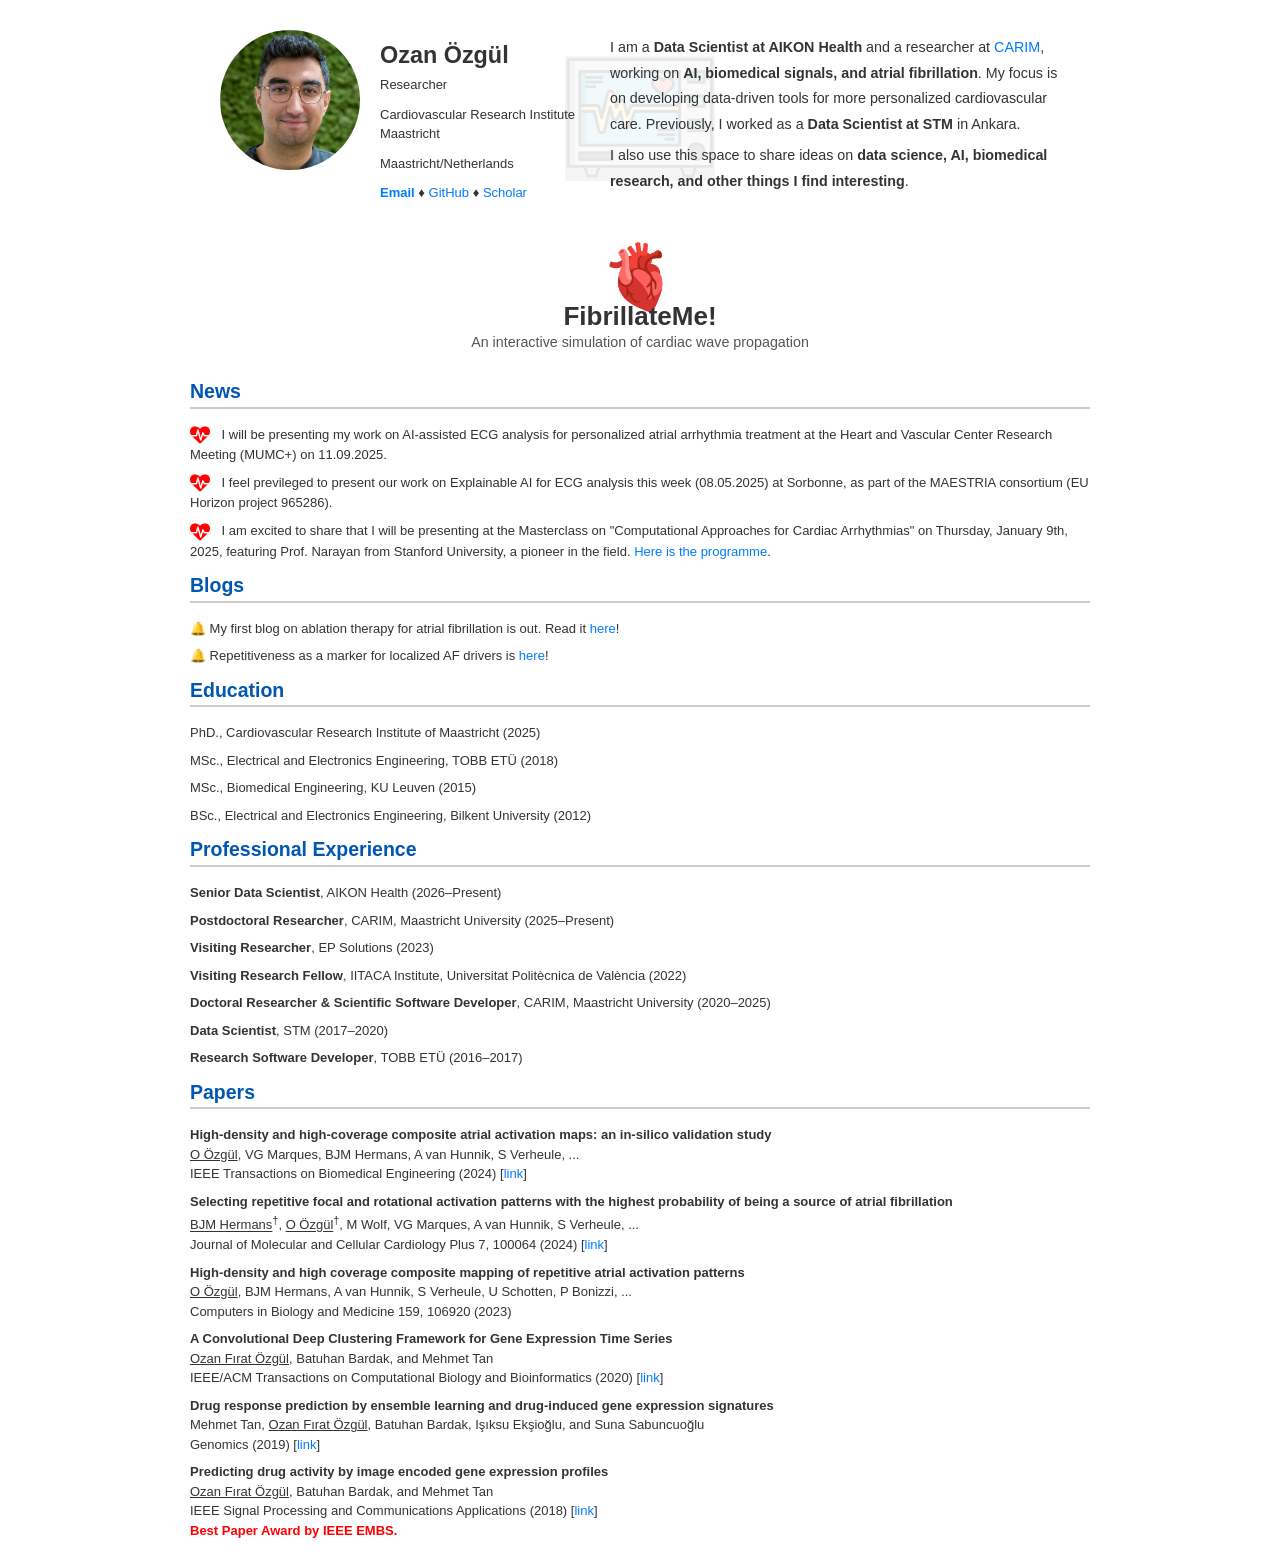
<file: index.html>
<!DOCTYPE html>
<html lang="en">
<head>
    <meta charset="utf-8">
    <meta name="viewport" content="width=device-width, initial-scale=1">
    <title>Ozan Özgül</title>
    <link rel="shortcut icon" href="/favicon.ico" type="image/x-icon">
    <link rel="icon" href="/favicon.png" type="image/png">
    <link href="style.css" type="text/css" rel="stylesheet">
    <link rel="stylesheet" href="https://cdnjs.cloudflare.com/ajax/libs/font-awesome/4.7.0/css/font-awesome.min.css">

    <!-- Cache Control Meta Tags -->
    <meta http-equiv='cache-control' content='no-cache'>
    <meta http-equiv='expires' content='0'>
    <meta http-equiv='pragma' content='no-cache'>

    <style>
        body {
            font-family: Arial, sans-serif;
            line-height: 1.6;
            margin: 0;
            padding: 0;
            color: #333;
            background-color: #fff;
        }

        .container {
            width: 90%;
            max-width: 900px;
            margin: auto;
            overflow: hidden;
            padding: 10px 15px;
            position: relative;
        }

        header {
            display: flex;
            align-items: flex-start;
            justify-content: space-between;
            margin-bottom: 15px;
            border-radius: 8px;
            padding: 20px;
            background: url('9340015.png') no-repeat center center;
            background-size: 150px;
            background-blend-mode: lighten;
            background-color: rgba(255, 255, 255, 0.9);
            position: relative;
        }

        .profile_pic img {
            border-radius: 50%;
            width: 140px;
            height: 140px;
            object-fit: cover;
            margin-right: 20px;
        }

        .intro-left {
            display: flex;
            flex-direction: column;
            align-items: flex-start;
            flex: 1;
        }

        h1 {
            color: #333;
            font-size: 1.8em;
            margin-bottom: 5px;
        }

        p {
            margin: 5px 0;
        }

        a {
            color: #007bff;
            text-decoration: none;
        }

        a:hover {
            text-decoration: underline;
        }

        .intro-right {
            flex: 2;
            font-size: 1.1em;
            line-height: 1.8;
        }

        .sections h2 {
            color: #0056b3;
            border-bottom: 2px solid #ccc;
            padding-bottom: 5px;
            margin-top: 15px;
        }

        ul.bullet {
            list-style-type: none;
            padding-left: 0;
        }

        ul.bullet li {
            margin-bottom: 8px;
        }

        .news-icon {
            font-size: 20px;
            color: #ff0000;
            vertical-align: middle;
            margin-right: 8px;
        }

        .via {
            font-weight: bold;
        }

        /* Separator Styling */
        hr.section-divider {
            border: none;
            height: 5px;
            background-color: #007bff;
            margin: 20px 0;
        }
        

        /* Responsive Design for Smaller Screens */
        @media (max-width: 768px) {
            header {
                flex-direction: column;
                text-align: center;
            }

            .profile_pic img {
                width: 120px;
                height: 120px;
                margin-right: 0;
                margin-bottom: 15px;
            }

            .intro-left {
                text-align: center;
            }

            .intro-right {
                text-align: center;
                margin-top: 15px;
            }
        }
    </style>
</head>

<body>
<div class="container">
<header>
    <div class="profile_pic">
        <img src="1669374366018.jpeg" alt="Ozan Fırat Özgül Photo">
    </div>
    <div class="intro-left">
        <h1>Ozan Özgül</h1>
        <p>Researcher</p>
        <p>Cardiovascular Research Institute Maastricht</p>
        <p>Maastricht/Netherlands</p>
        <p>
            <a href="mailto:ozanfiratozgul@gmail.com"><span class="via">Email</span></a> ♦ 
            <a href="https://github.com/ozanfiratozgul">GitHub</a> ♦ 
            <a href="https://scholar.google.com/citations?user=QaXNAK4AAAAJ&hl=en&oi=ao">Scholar</a>
        </p>
    </div>
    <div class="intro-right">
        <p>
            I am a <strong>Data Scientist at AIKON Health</strong> and a researcher at
            <a href="https://www.carimmaastricht.nl/" target="_blank" rel="noopener">CARIM</a>,
            working on <strong>AI, biomedical signals, and atrial fibrillation</strong>.
            My focus is on developing data-driven tools for more personalized cardiovascular care.
            Previously, I worked as a <strong>Data Scientist at STM</strong> in Ankara.
        </p>
        
        <p>
            I also use this space to share ideas on <strong>data science, AI, biomedical research,
            and other things I find interesting</strong>.
        </p>
    </div>
</header>

<div class="sections">

    <div style="text-align: center; margin: 40px 0 30px 0;">
      <a href="excitable_cells.html" target="_blank" rel="noopener" style="text-decoration: none;">
        <div style="font-size: 64px; color: crimson; animation: pulse 1.5s infinite; margin-bottom: 20px;">
          🫀
        </div>
        <div style="font-size: 2em; color: #333; font-weight: bold;">
          FibrillateMe!
        </div>
        <div style="font-size: 1.1em; color: #555; margin-top: 6px;">
          An interactive simulation of cardiac wave propagation
        </div>
      </a>
    </div>
    
    <style>
    @keyframes pulse {
      0% { transform: scale(1); }
      50% { transform: scale(1.20); }
      100% { transform: scale(1); }
    }
    </style>

    
    <style>
    @keyframes pulse {
      0% { transform: scale(1); }
      50% { transform: scale(1.1); }
      100% { transform: scale(1); }
    }
    </style>

    
    <h2 id="news"><strong>News</strong></h2>

    <ul class="bullet">
         <li>
            <i class="fa fa-heartbeat news-icon" aria-hidden="true"></i>
            I will be presenting my work on AI-assisted ECG analysis for personalized atrial arrhythmia treatment at the Heart and Vascular Center Research Meeting (MUMC+) on 11.09.2025.  </li>
        <li>
            <i class="fa fa-heartbeat news-icon" aria-hidden="true"></i>
            I feel previleged to present our work on Explainable AI for ECG analysis this week (08.05.2025) at Sorbonne, as part of the MAESTRIA consortium (EU Horizon project 965286).        </li>
        <li>
            <i class="fa fa-heartbeat news-icon" aria-hidden="true"></i>
            I am excited to share that I will be presenting at the Masterclass on "Computational Approaches for Cardiac Arrhythmias" on Thursday, January 9th, 2025, featuring 
            Prof. Narayan from Stanford University, a pioneer in the field. 
            <a href="masterclassAmsterdamUMC.png" target="_blank" rel="noopener">Here is the programme</a>.
        </li>
        
    </ul>

    <h2 id="blogs"><strong>Blogs</strong></h2>
    <ul class="bullet">
        <li>
            🔔 My first blog on ablation therapy for atrial fibrillation is out. Read it 
            <a href="https://personalizeaf.net/a-better-target/" target="_blank" rel="noopener">here</a>!
        </li>
        <li>
            🔔 Repetitiveness as a marker for localized AF drivers is 
            <a href="https://personalizeaf.net/localized-af-drivers/" target="_blank" rel="noopener">here</a>!
        </li>

        <!--

        <li>
            🔔 Read my blog on 
            <a href="panpsychism_blog.html">Panpsychism: A Curious Perspective on Consciousness</a>. 
            A thought from my early dive into the philosophy of science.
        </li>
    </ul>
-->


    <h2 id="education"><strong>Education</strong></h2>
    <ul class="bullet">
        <li>PhD., Cardiovascular Research Institute of Maastricht (2025)</li>
        <li>MSc., Electrical and Electronics Engineering, TOBB ET&Uuml; (2018)</li>
        <li>MSc., Biomedical Engineering, KU Leuven (2015)</li>
        <li>BSc., Electrical and Electronics Engineering, Bilkent University (2012)</li>
    </ul>
    
    <h2 id="experience"><strong>Professional Experience</strong></h2>
    
    <ul class="bullet">
        <li><strong>Senior Data Scientist</strong>, AIKON Health (2026–Present)</li>
        <li><strong>Postdoctoral Researcher</strong>, CARIM, Maastricht University (2025–Present)</li>
        <li><strong>Visiting Researcher</strong>, EP Solutions (2023)</li>
        <li><strong>Visiting Research Fellow</strong>, IITACA Institute, Universitat Politècnica de València (2022)</li>
        <li><strong>Doctoral Researcher &amp; Scientific Software Developer</strong>, CARIM, Maastricht University (2020–2025)</li>
        <li><strong>Data Scientist</strong>, STM (2017–2020)</li>
        <li><strong>Research Software Developer</strong>, TOBB ETÜ (2016–2017)</li>
    </ul>

    <h2 id="papers"><strong>Papers</strong></h2>
    <ul class="bullet">
        <li><strong>High-density and high-coverage composite atrial activation maps: an in-silico validation study</strong><br />
        <u>O Özgül</u>, VG Marques, BJM Hermans, A van Hunnik, S Verheule, ...<br />
        IEEE Transactions on Biomedical Engineering (2024) [<a href="https://ieeexplore.ieee.org/abstract/document/10623671" target="_self">link</a>]</li>

        <li><strong>Selecting repetitive focal and rotational activation patterns with the highest probability of being a source of atrial fibrillation</strong><br />
        <u>BJM Hermans</u><sup>†</sup>, <u>O Özgül</u><sup>†</sup>, M Wolf, VG Marques, A van Hunnik, S Verheule, ...<br />
        Journal of Molecular and Cellular Cardiology Plus 7, 100064 (2024) [<a href="https://www.sciencedirect.com/science/article/pii/S2772976124000047" target="_self">link</a>]</li>

        <li><strong>High-density and high coverage composite mapping of repetitive atrial activation patterns</strong><br />
        <u>O Özgül</u>, BJM Hermans, A van Hunnik, S Verheule, U Schotten, P Bonizzi, ...<br />
        Computers in Biology and Medicine 159, 106920 (2023)</li>

        <li><strong>A Convolutional Deep Clustering Framework for Gene Expression Time Series</strong><br />
        <u>Ozan Fırat &Ouml;zg&uuml;l</u>, Batuhan Bardak, and Mehmet Tan<br />
        IEEE/ACM Transactions on Computational Biology and Bioinformatics (2020) [<a href="https://ieeexplore.ieee.org/abstract/document/9075435" target="_self">link</a>]</li>

        <li><strong>Drug response prediction by ensemble learning and drug-induced gene expression signatures</strong><br />
        Mehmet Tan, <u>Ozan Fırat &Ouml;zg&uuml;l</u>, Batuhan Bardak, Işıksu Ekşioğlu, and Suna Sabuncuoğlu<br />
        Genomics (2019) [<a href="https://www.sciencedirect.com/science/article/pii/S0888754318302416" target="_self">link</a>]</li>

        <li><strong>Predicting drug activity by image encoded gene expression profiles</strong><br />
        <u>Ozan Fırat &Ouml;zg&uuml;l</u>, Batuhan Bardak, and Mehmet Tan<br />
        IEEE Signal Processing and Communications Applications (2018) [<a href="https://ieeexplore.ieee.org/abstract/document/8404799" target="_self">link</a>]<br />
        <strong style="color: red;"> Best Paper Award by IEEE EMBS.</strong></li>
    </ul>


</div>
</div>
</body>
</html>
</file>
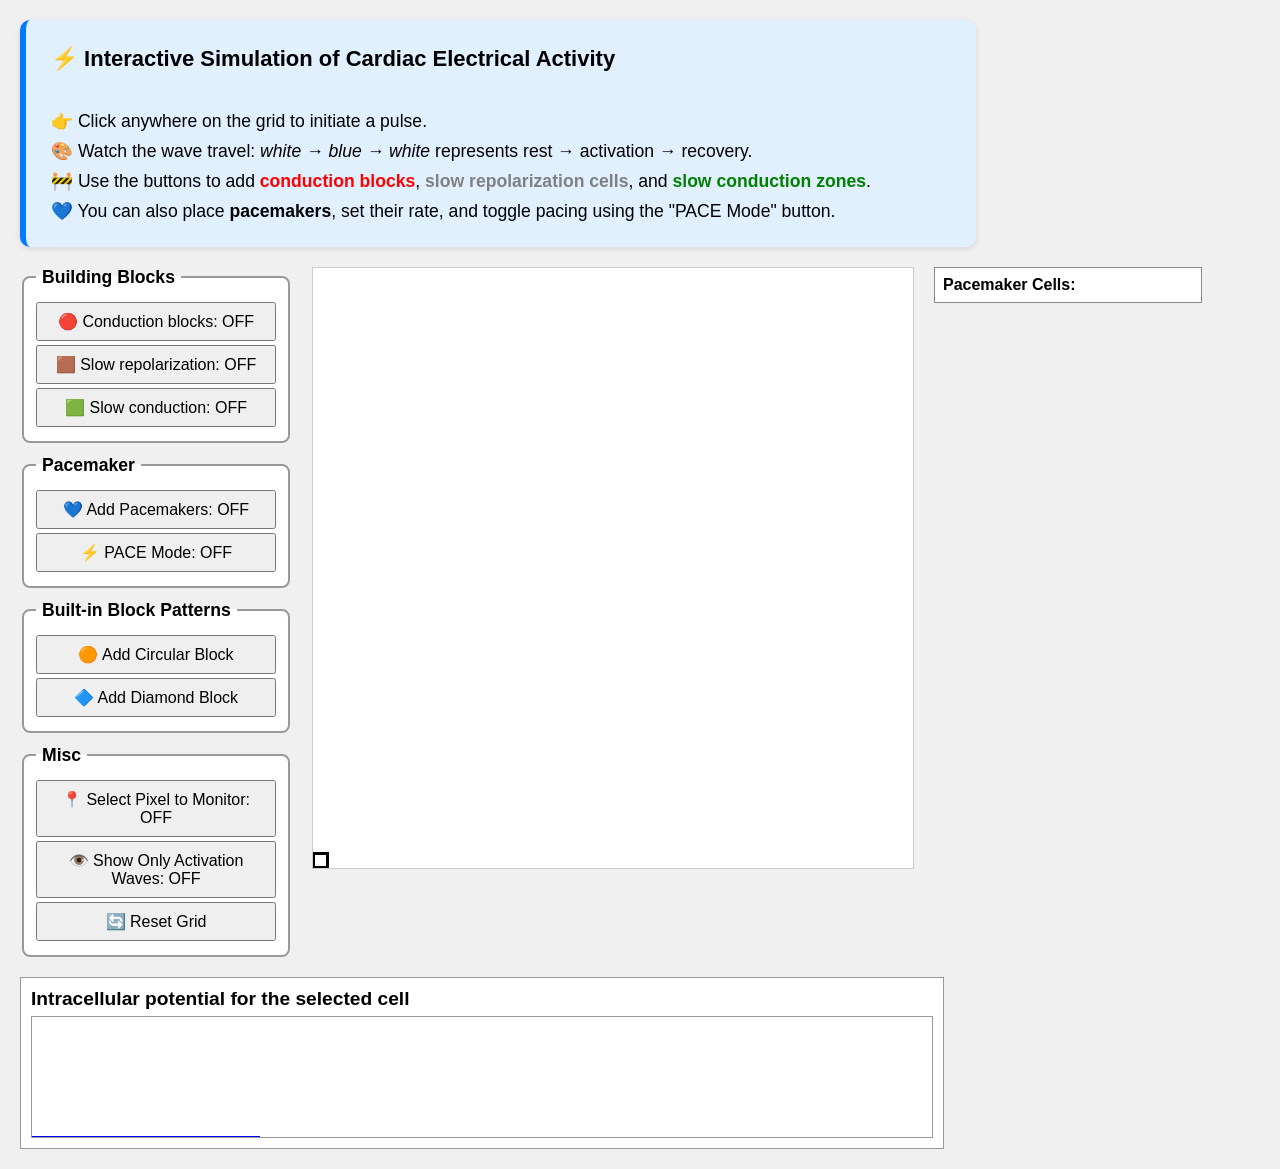
<file: excitable_cells.html>
<!DOCTYPE html>
<html lang="en">
<head>
  <meta charset="UTF-8" />
  <title>Excitable Grid with All Features</title>
  <style>
    body {
      margin: 0;
      padding: 20px;
      font-family: sans-serif;
      background: #f0f0f0;
    }
    #mainContainer {
      display: flex;
      flex-direction: row;
      align-items: flex-start;
    }
    #controls {
      margin-right: 20px;
      display: flex;
      flex-direction: column;
      align-items: flex-start;
      gap: 12px;
    }
    fieldset {
      border: 2px solid #999;
      border-radius: 8px;
      padding: 10px 12px;
      background: #fff;
      width: 240px;
    }
    fieldset legend {
      font-weight: bold;
      font-size: 1.1em;
      padding: 0 6px;
    }
    fieldset button {
      padding: 8px 16px;
      margin: 4px 0;
      font-size: 16px;
      width: 100%;
      display: block;
    }
    #content {
      display: flex;
      flex-direction: row;
      align-items: flex-start;
    }
    canvas {
      border: 1px solid #ccc;
      cursor: crosshair;
    }
    #pacemakerList {
      margin-left: 20px;
      border: 1px solid #888;
      padding: 8px;
      background: #fff;
      max-height: 600px;
      overflow-y: auto;
      width: 250px;
    }
    .pacemaker-entry {
      display: flex;
      justify-content: space-between;
      margin-bottom: 4px;
      align-items: center;
    }
    .pacemaker-entry span {
      margin-right: 8px;
      font-size: 14px;
    }
    .small-btn {
      font-size: 12px;
      padding: 2px 6px;
      margin-left: 2px;
    }
  </style>
</head>
<body>



<div style="margin-bottom: 20px; padding: 20px 25px; background: #e0f0ff; border-left: 6px solid #007bff; max-width: 900px; font-size: 1.1em; line-height: 1.7; border-radius: 10px; box-shadow: 0 2px 6px rgba(0,0,0,0.1);">
  <strong style="font-size: 1.25em;">⚡ Interactive Simulation of Cardiac Electrical Activity</strong><br><br>
  👉 Click anywhere on the grid to initiate a pulse.<br>
  🎨 Watch the wave travel: <em>white → blue → white</em> represents rest → activation → recovery.<br>
  🚧 Use the buttons to add <span style="color: red;"><strong>conduction blocks</strong></span>, <span style="color: gray;"><strong>slow repolarization cells</strong></span>, and <span style="color: green;"><strong>slow conduction zones</strong></span>.<br>
  💙 You can also place <strong>pacemakers</strong>, set their rate, and toggle pacing using the "PACE Mode" button.
</div>
  

<div id="mainContainer">
  <div id="controls">
    <fieldset>
      <legend>Building Blocks</legend>
      <button id="barrierToggle">🔴 Add Barriers: OFF</button>
      <button id="repolarToggle">🟫 Add Slow-Repolarization: OFF</button>
      <button id="slowConductionToggle">🟩 Add Slow-Conduction: OFF</button>
    </fieldset>

    <fieldset>
      <legend>Pacemaker</legend>
      <button id="pacemakerToggle">💙 Add Pacemakers: OFF</button>
      <button id="paceModeToggle">⚡ PACE Mode: OFF</button>
    </fieldset>

    <fieldset>
      <legend>Built-in Block Patterns</legend>
      <button id="circleBlockButton">🟠 Add Circular Block</button>
      <button id="diamondBlockButton">🔷 Add Diamond Block</button>
    </fieldset>

    <fieldset>
      <legend>Misc</legend>
      <button id="selectPixelButton">📍 Select Pixel to Monitor: OFF</button>
      <button id="visibilityToggle">👁️ Show Only Activation Waves: OFF</button>
      <button id="resetButton">🔄 Reset Grid</button>
    </fieldset>
  </div>

  <div id="content">
    <canvas id="simCanvas" width="600" height="600"></canvas>
    <div id="pacemakerList">
      <strong>Pacemaker Cells:</strong>
      <div id="pacemakerEntries"></div>
    </div>
  </div>
</div>

<div style="background: white; padding: 10px; margin-top: 20px; width: fit-content; border: 1px solid #999;">
  <div id="signalTitle" style="font-weight: bold; font-size: 1.2em; margin-bottom: 6px;">
    Intracellular potential for the selected cell
  </div>
  <canvas id="signalCanvas" width="900" height="120" style="border: 1px solid #999; display: block;"></canvas>
</div>

  <script>
    const canvas = document.getElementById('simCanvas');
    const ctx = canvas.getContext('2d');
    const size = 15;
    const rows = canvas.height / size;
    const cols = canvas.width / size;
    const stepDelay = 40;
    const slowDelay = stepDelay + 70;
    const fadeDurationDefault = 400;
    const fadeDurationSlow = 1200;

    let barrierMode = false, repolarMode = false, pacemakerMode = false, slowConductionMode = false, paceActive = false;
    let isMouseDown = false, paintAction = null;
    let hideObstacles = false;
    let selectPixelMode = false;
    let selectedPixel = { row: rows - 1, col: 0 };

    const barrierToggle = document.getElementById('barrierToggle');
    const repolarToggle = document.getElementById('repolarToggle');
    const slowConductionToggle = document.getElementById('slowConductionToggle');
    const pacemakerToggle = document.getElementById('pacemakerToggle');
    const paceModeToggle = document.getElementById('paceModeToggle');
    const visibilityToggle = document.getElementById('visibilityToggle');
    const selectPixelButton = document.getElementById('selectPixelButton');
    const pacemakerEntries = document.getElementById('pacemakerEntries');
    const resetButton = document.getElementById('resetButton');
    const circleBlockButton = document.getElementById('circleBlockButton');
    const diamondBlockButton = document.getElementById('diamondBlockButton');

    let grid = Array.from({ length: rows }, () =>
      Array.from({ length: cols }, () => ({
        value: 0, time: 0,
        barrier: false,
        repolarizeSlow: false,
        pacemaker: false,
        slowConduction: false,
        paceRate: 60,
        lastPaceTime: performance.now()
      }))
    );

    barrierToggle.onclick = () => { barrierMode = !barrierMode; repolarMode = pacemakerMode = slowConductionMode = false; updateButtons(); };
    repolarToggle.onclick = () => { repolarMode = !repolarMode; barrierMode = pacemakerMode = slowConductionMode = false; updateButtons(); };
    slowConductionToggle.onclick = () => { slowConductionMode = !slowConductionMode; barrierMode = repolarMode = pacemakerMode = false; updateButtons(); };
    pacemakerToggle.onclick = () => { pacemakerMode = !pacemakerMode; barrierMode = repolarMode = slowConductionMode = false; updateButtons(); };
    paceModeToggle.onclick = () => { paceActive = !paceActive; updateButtons(); };
    visibilityToggle.onclick = () => {
      hideObstacles = !hideObstacles;
      visibilityToggle.textContent = hideObstacles
        ? "👁️ Show Only Activation Waves: ON"
        : "👁️ Show Only Activation Waves: OFF";
    };
    selectPixelButton.onclick = () => {
      selectPixelMode = !selectPixelMode;
      selectPixelButton.textContent = selectPixelMode
        ? "📍 Select Pixel to Monitor: ON"
        : "📍 Select Pixel to Monitor: OFF";
    };

    circleBlockButton.onclick = () => {
    const centerX = Math.floor(cols / 2);
    const centerY = Math.floor(rows / 2);
    const radius = Math.floor(Math.min(cols, rows) / 2) - 2;

    for (let r = 0; r < rows; r++) {
      for (let c = 0; c < cols; c++) {
        const dist = Math.sqrt((c - centerX) ** 2 + (r - centerY) ** 2);
        if (dist >= radius - 1 && dist <= radius + 1) {
          grid[r][c].barrier = true;
          grid[r][c].repolarizeSlow = false;
          grid[r][c].slowConduction = false;
          grid[r][c].pacemaker = false;
        }
      }
    }
  };

  diamondBlockButton.onclick = () => {
    const centerX = Math.floor(cols / 2);
    const centerY = Math.floor(rows / 2);
    const maxDist = Math.floor((Math.min(cols, rows) / 2)) - 2;

    for (let r = 0; r < rows; r++) {
      for (let c = 0; c < cols; c++) {
        const manhattan = Math.abs(r - centerY) + Math.abs(c - centerX);
        if (manhattan >= maxDist - 1 && manhattan <= maxDist + 1) {
          grid[r][c].barrier = true;
          grid[r][c].repolarizeSlow = false;
          grid[r][c].slowConduction = false;
          grid[r][c].pacemaker = false;
        }
      }
    }
  };




    function updateButtons() {
      barrierToggle.textContent = barrierMode ? "🔴 Conduction blocks: ON" : "🔴 Conduction blocks: OFF";
      repolarToggle.textContent = repolarMode ? "🟫 Slow repolarization: ON" : "🟫 Slow repolarization: OFF";
      slowConductionToggle.textContent = slowConductionMode ? "🟩 Slow conduction: ON" : "🟩 Slow conduction: OFF";
      pacemakerToggle.textContent = pacemakerMode ? "💙 Add Pacemakers: ON" : "💙 Add Pacemakers: OFF";
      paceModeToggle.textContent = paceActive ? "⚡ PACE Mode: ON" : "⚡ PACE Mode: OFF";
    }

    canvas.addEventListener('mousedown', (e) => {
      const { row, col } = getMousePos(e);
      if (selectPixelMode) {
        selectedPixel = { row, col };
        selectPixelMode = false;
        selectPixelButton.textContent = "📍 Select Pixel to Monitor: OFF";
        return;
      }
      isMouseDown = true;
      const cell = grid[row][col];
      if (barrierMode) paintAction = cell.barrier ? "remove" : "add";
      else if (repolarMode) paintAction = cell.repolarizeSlow ? "remove" : "add";
      else if (slowConductionMode) paintAction = cell.slowConduction ? "remove" : "add";
      else if (pacemakerMode) paintAction = cell.pacemaker ? "remove" : "add";
      paintCell(row, col, paintAction);
    });

    canvas.addEventListener('mousemove', (e) => {
      if (!isMouseDown) return;
      const { row, col } = getMousePos(e);
      paintCell(row, col, paintAction);
    });
    window.addEventListener('mouseup', () => {
      isMouseDown = false;
      paintAction = null;
    });

    function getMousePos(e) {
      const rect = canvas.getBoundingClientRect();
      const x = e.clientX - rect.left;
      const y = e.clientY - rect.top;
      return { col: Math.floor(x / size), row: Math.floor(y / size) };
    }

    function paintCell(row, col, overrideAction = null) {
      if (col < 0 || col >= cols || row < 0 || row >= rows) return;
      const cell = grid[row][col];
      if (barrierMode) {
        const action = overrideAction || (cell.barrier ? "remove" : "add");
        cell.barrier = (action === "add");
        if (cell.barrier) cell.repolarizeSlow = cell.pacemaker = cell.slowConduction = false;
      } else if (repolarMode) {
        const action = overrideAction || (cell.repolarizeSlow ? "remove" : "add");
        cell.repolarizeSlow = (action === "add");
        if (cell.repolarizeSlow) cell.barrier = cell.pacemaker = cell.slowConduction = false;
      } else if (slowConductionMode) {
        const action = overrideAction || (cell.slowConduction ? "remove" : "add");
        cell.slowConduction = (action === "add");
        if (cell.slowConduction) cell.barrier = cell.repolarizeSlow = cell.pacemaker = false;
      } else if (pacemakerMode) {
        const action = overrideAction || (cell.pacemaker ? "remove" : "add");
        cell.pacemaker = (action === "add");
        if (cell.pacemaker) {
          cell.barrier = cell.repolarizeSlow = cell.slowConduction = false;
          cell.paceRate = 60;
          cell.lastPaceTime = performance.now();
        }
        updatePacemakerList();
      } else if (cell.value <= 0.2 && !cell.barrier) {
        startWave(row, col);
      }
    }

    function startWave(startRow, startCol) {
      const queue = [[startRow, startCol]];
      const nextWaves = new Map();

      function addToWave(delay, r, c) {
        if (!nextWaves.has(delay)) nextWaves.set(delay, []);
        nextWaves.get(delay).push([r, c]);
      }

      function propagateWave() {
        if (queue.length === 0 && nextWaves.size === 0) return;
        const current = queue.splice(0);
        for (const [r, c] of current) {
          const cell = grid[r][c];
          if (cell.barrier || cell.value > 0.2) continue;
          cell.value = 1;
          cell.time = performance.now();
          for (let dr = -1; dr <= 1; dr++) {
            for (let dc = -1; dc <= 1; dc++) {
              if (dr === 0 && dc === 0) continue;
              const nr = r + dr, nc = c + dc;
              if (nr < 0 || nr >= rows || nc < 0 || nc >= cols) continue;
              const neighbor = grid[nr][nc];
              if (neighbor.barrier || neighbor.value > 0.2) continue;
              const distance = Math.sqrt(dr * dr + dc * dc);
              const delay = Math.round((neighbor.slowConduction ? slowDelay * 1.5 : stepDelay) * distance);
              addToWave(delay, nr, nc);
            }
          }
        }
        for (const [delay, list] of nextWaves) {
          setTimeout(() => {
            queue.push(...list);
            propagateWave();
          }, delay);
        }
        nextWaves.clear();
      }

      propagateWave();
    }

    function update() {
      const now = performance.now();
      for (let r = 0; r < rows; r++) {
        for (let c = 0; c < cols; c++) {
          const cell = grid[r][c];
          if (cell.value > 0) {
            const duration = cell.repolarizeSlow ? fadeDurationSlow : fadeDurationDefault;
            const elapsed = now - cell.time;
            if (elapsed > duration) cell.value = 0;
            else cell.value = Math.max(0, 1 - elapsed / duration);
          }
          if (paceActive && cell.pacemaker && now - cell.lastPaceTime >= 1000 * 60 / cell.paceRate) {
            startWave(r, c);
            cell.lastPaceTime = now;
          }
        }
      }
    }

    function draw() {
      ctx.clearRect(0, 0, canvas.width, canvas.height);
      for (let r = 0; r < rows; r++) {
        for (let c = 0; c < cols; c++) {
          const cell = grid[r][c];
          if (cell.repolarizeSlow && !hideObstacles) ctx.fillStyle = "gray";
          else if (cell.barrier && !hideObstacles) ctx.fillStyle = "red";
          else if (cell.slowConduction && !hideObstacles) ctx.fillStyle = "green";
          else {
            const val = Math.floor((1 - cell.value) * 255);
            ctx.fillStyle = `rgb(${val},${val},255)`;
          }
          // ctx.fillRect(c * size + 0.5, r * size + 0.5, size - 1, size - 1);
          ctx.fillRect(c * size, r * size, size, size);
          if (cell.pacemaker) {
            ctx.strokeStyle = "blue";
            ctx.lineWidth = 2;
            ctx.strokeRect(c * size + 0.5, r * size + 0.5, size - 2, size - 2);
          }
        }
      }

      // Highlight selected pixel
      ctx.strokeStyle = "black";
      ctx.lineWidth = 3;
      ctx.strokeRect(
        selectedPixel.col * size + 0.5,
        selectedPixel.row * size + 0.5,
        size - 1,
        size - 1
      );
    }

    function updatePacemakerList() {
      pacemakerEntries.innerHTML = '';
      for (let r = 0; r < rows; r++) {
        for (let c = 0; c < cols; c++) {
          const cell = grid[r][c];
          if (cell.pacemaker) {
            const div = document.createElement('div');
            div.className = 'pacemaker-entry';
            div.innerHTML = `<span>(${r},${c}) → ${cell.paceRate} BPM</span>
              <button class="small-btn" onclick="changeRate(${r},${c},-10)">−</button>
              <button class="small-btn" onclick="changeRate(${r},${c},10)">+</button>`;
            pacemakerEntries.appendChild(div);
          }
        }
      }
    }

    window.changeRate = function(r, c, delta) {
      const cell = grid[r][c];
      cell.paceRate = Math.max(10, Math.min(300, cell.paceRate + delta));
      updatePacemakerList();
    };

    const signalCanvas = document.getElementById('signalCanvas');
    const signalCtx = signalCanvas.getContext('2d');
    const signalData = [];
    const maxSignalLength = 300;

    function updateSignalPlot() {
      const val = grid[selectedPixel.row][selectedPixel.col].value;
      const last = signalData.at(-1) ?? val;
      const smoothed = last * 0.8 + val * 0.2;
      signalData.push(smoothed);
      if (signalData.length > maxSignalLength) signalData.shift();

      signalCtx.clearRect(0, 0, signalCanvas.width, signalCanvas.height);
      signalCtx.beginPath();
      signalCtx.moveTo(0, signalCanvas.height - signalData[0] * signalCanvas.height);
      for (let i = 1; i < signalData.length; i++) {
        const x = (i / maxSignalLength) * signalCanvas.width;
        const y = signalCanvas.height - signalData[i] * signalCanvas.height;
        signalCtx.lineTo(x, y);
      }
      signalCtx.strokeStyle = 'blue';
      signalCtx.lineWidth = 2;
      signalCtx.stroke();
    }

    function loop() {
      update();
      draw();
      updateSignalPlot();
      requestAnimationFrame(loop);
    }

    resetButton.onclick = () => {
      for (let row of grid)
        for (let cell of row)
          Object.assign(cell, {
            barrier: false,
            repolarizeSlow: false,
            slowConduction: false,
            pacemaker: false,
            value: 0
          });
      updatePacemakerList();
    };

    updateButtons();
    updatePacemakerList();
    loop();
  </script>
</body>
</html>
</file>
<file: style.css>
body {
    color: #000;
    font-family: "Arial",Verdana,sans-serif;
    font-weight: normal;
    background-color: #fff;
}

input:focus {outline:none !important;}
  
a {
  color:#07C;
  text-decoration:none;
  transition: color .2s ease;
}
  
a:hover {
  text-decoration: underline;
}

.container{
    width: 600px;
    font-size: 13px;
    margin: 0 auto;
    vertical-align: middle;
    text-align: left;
    overflow: hidden;
    margin-bottom: .5em;
    line-height: 1.5em;
    padding-bottom:2em
}
  
name {
    font-size: 1.6em;
    line-height:1em;
}
  
#intro-text {
  margin-top: 3em;
  margin-bottom:2em;  
  text-align: left;
  display: block;
}

.profile_pic img{
    width: 152px;
    border-radius: 1%;
    margin: 0px 0px 0px 10px;
    float: right;
    height: auto;
    padding: 0px;
}

.sections {
  /*overflow: hidden;*/
  padding-left: 0em;
  padding-right: 0em;
  margin-top: 1em;
}

.subsection {
  color: #000;
  font-size: 1.1em;
  font-weight:bold;
}

.subsection a {
  color: #000;
  text-decoration: none;
  font-size: 1em;
}

.subsection a:hover {
  color: #000;
  text-decoration: none;
  font-size: 1em;
}

.breadcrumb {
  /*margin-bottom: 2em;*/
  /* text-transform: uppercase; */
  /* padding-bottom: 0.6em; */
  padding-top: 1.5em;
  font-size: 0.9em;
  /* border-bottom: 1px dotted #eee; */
}

.breadcrumb a {
  /*font-weight: 700;
  color: #fff;*/
  /*line-height: 1.5em;*/
  color: #bbb;
  text-decoration: none;
  font-size: 1em;
}

.breadcrumb a:hover {
  color: #ca1e00;
}

.breadcrumb h1
{
    font-weight:normal;
    display:inline;
    font-size: 1.1em;
}

.topnav
{
    display: inline;
    /*text-align:right;*/
    float:right;
}

.topnav a {
    color: #bbb;
}

nav {
    margin:0 auto;
}

nav ul
{
    margin-top:0;
    margin-bottom:0;
    margin-right:0;
    padding-right:0;
    padding-left:0;
}

nav ul li {
  display: inline-block;
  /*margin-left: 0.5em;
  margin-right: 0.5em;*/
  padding-left:0.5em;
  font-size: 1.1em;
  margin-bottom: 0;
}

blockquote {
  padding: 0px 30px 0px 30px;
  font-size: 90%;
  color:#666;
}

	
@media screen and (max-width:700px) {
  .container {
    width: 90%;
  }
}

@media screen and (max-width:520px) {

.container {
    width: 90%;
  }

.profile_pic img {
    /*display: none;*/
}
}
</file>
